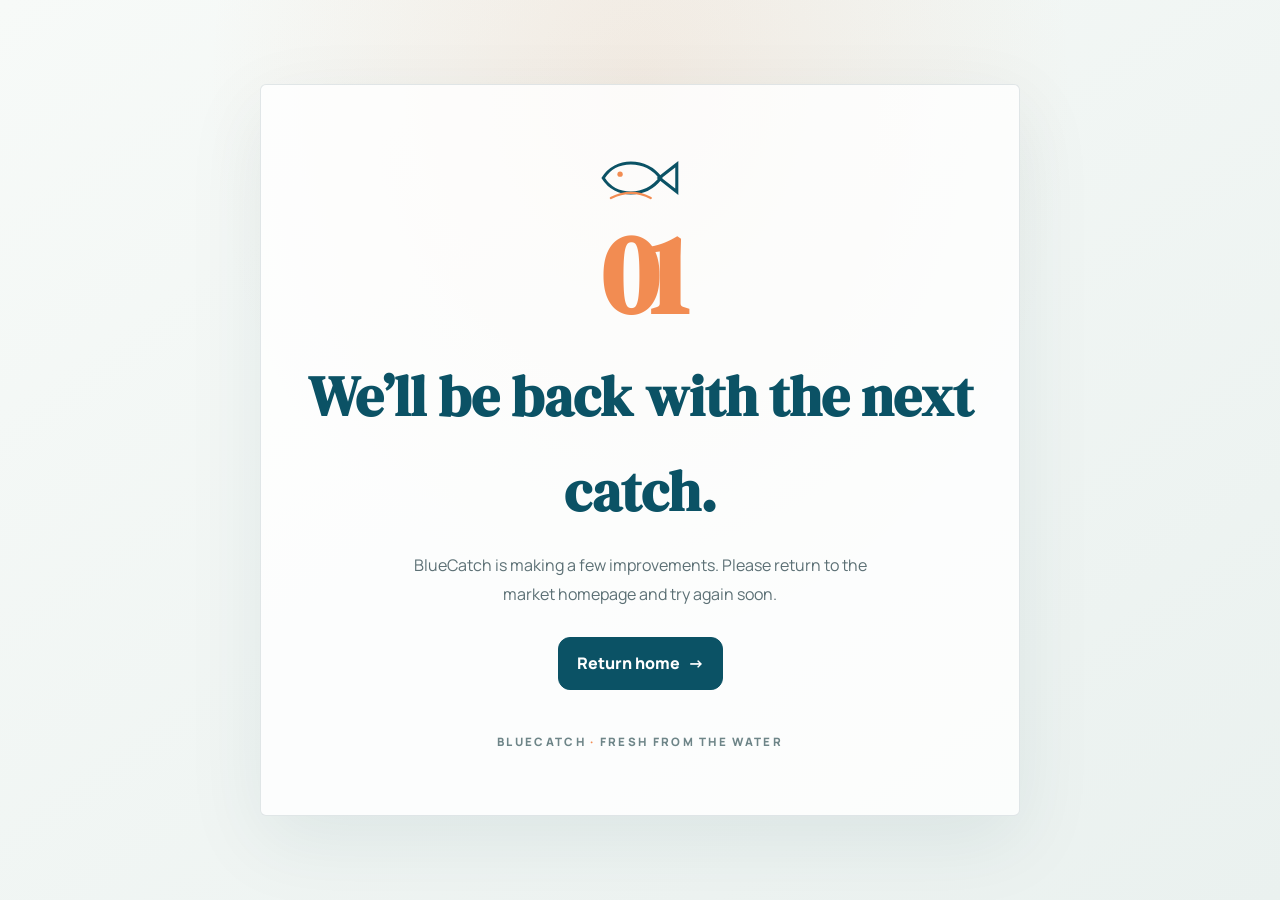
<file: maintenance.html>
<!doctype html>
<html lang="en"><head><meta charset="utf-8"><meta name="viewport" content="width=device-width,initial-scale=1"><title>Maintenance | BlueCatch</title><meta name="description" content="BlueCatch seafood market."><link rel="preconnect" href="https://fonts.googleapis.com"><link href="https://fonts.googleapis.com/css2?family=Manrope:wght@400;500;600;700;800&family=DM+Serif+Display&display=swap" rel="stylesheet"><link rel="stylesheet" href="404.css"></head><body class="standalone-error"><main class="error-wrap standalone-wrap"><div class="error-mark" aria-hidden="true"><svg viewBox="0 0 120 70" role="img"><path d="M12 35C28 9 67 9 87 35 67 61 28 61 12 35Z" fill="none" stroke="currentColor" stroke-width="4"/><path d="M85 35 108 17V53Z" fill="none" stroke="currentColor" stroke-width="4"/><circle cx="34" cy="30" r="3.5" fill="var(--secondary)"/><path d="M22 61c18-9 35-9 52 0" fill="none" stroke="var(--secondary)" stroke-width="3" stroke-linecap="round"/></svg></div><div class="error-code">01</div><h1>We’ll be back with the next catch.</h1><p>BlueCatch is making a few improvements. Please return to the market homepage and try again soon.</p><div class="actions"><a class="btn btn-primary" href="index.html">Return home <span aria-hidden="true">→</span></a></div><div class="standalone-caption">BLUECATCH <span>·</span> FRESH FROM THE WATER</div></main></body></html>
</file>
<file: 404.css>
:root{--primary:#082B45;--secondary:#16A6A0;--surface:#EAF4F3;--white:#fff;--ink:#17313a;--muted:#63767c;--border:#d5e3e1;--dark:#0B2029;--dark-bg:#09171d;--dark-surface:#0d252d;--dark-card:#102a33;--dark-border:#24434c;--dark-muted:#b8c9cc;--cta-text:#cfe0e2;--hero-text:#d7e6e8;--hero-soft:#edf7f5;--dark-text:#eef7f5;--shadow:0 18px 50px rgba(23,74,126,.12);--radius:22px;--transition:.3s ease}
*{box-sizing:border-box}html{scroll-behavior:smooth}body{margin:0;font-family:Manrope,system-ui,sans-serif;color:var(--ink);background:var(--white);line-height:1.7}body.dark{background:var(--dark-bg);color:var(--dark-text)}a{color:inherit;text-decoration:none}img{width:100%;display:block;object-fit:cover}button,input,textarea,select{font:inherit}.container{width:min(92%,1240px);margin:auto}.site-header{position:sticky;top:0;z-index:1000;background:rgba(255,255,255,.96);backdrop-filter:blur(15px);border-bottom:1px solid var(--border)}body.dark .site-header{background:rgba(9,23,29,.96)}.navbar{min-height:78px;display:grid;grid-template-columns:auto 1fr auto;align-items:center;gap:28px}.brand{display:inline-flex;align-items:center;gap:11px;font-weight:800}.logo-mark{width:42px;height:42px;border-radius:13px;background:var(--primary);color:var(--white);display:grid;place-items:center;flex:none;box-shadow:0 8px 20px rgba(23,74,126,.18)}.logo-mark svg{width:23px;height:23px;stroke-width:2.4}.brand-name{font-size:1.3rem;letter-spacing:-.5px;color:var(--primary)}.brand-name span{color:var(--secondary)}body.dark .brand-name{color:var(--white)}nav{min-width:0}.nav-list{list-style:none;margin:0;padding:0;display:flex;justify-content:center;align-items:center;gap:.65rem;width:100%}.nav-list>li{position:relative}.nav-link{position:relative;display:inline-flex;align-items:center;gap:5px;padding:28px 5px;font-weight:800;color:var(--ink);white-space:nowrap}body.dark .nav-link{color:var(--hero-soft)}.nav-link::after{content:"";position:absolute;left:5px;right:5px;bottom:17px;height:3px;border-radius:4px;background:var(--secondary);transform:scaleX(0);transform-origin:center;transition:var(--transition)}.nav-link:hover,.nav-link.active{color:var(--secondary)}.nav-link:hover::after,.nav-link.active::after{transform:scaleX(1)}.dropdown-menu{position:absolute;top:72px;left:50%;transform:translate(-50%,-8px);width:155px;padding:8px;background:var(--white);border:1px solid var(--border);border-radius:15px;box-shadow:var(--shadow);opacity:0;visibility:hidden;transition:var(--transition)}.dropdown:hover .dropdown-menu{opacity:1;visibility:visible;transform:translate(-50%,0)}.dropdown-menu a{display:block;padding:10px 12px;border-radius:9px;font-weight:800;text-align:center;font-size:.9rem}.dropdown-menu a:hover{background:var(--surface);color:var(--secondary)}.header-actions{display:flex;align-items:center;gap:9px;direction:ltr}.icon-btn{height:40px;min-width:40px;border:1.5px solid var(--primary);border-radius:11px;background:transparent;color:var(--primary);display:inline-flex;align-items:center;justify-content:center;gap:5px;cursor:pointer;transition:var(--transition);font-weight:800;padding:0 9px}.icon-btn svg{width:18px;height:18px}.icon-btn:hover{background:var(--secondary);border-color:var(--secondary);color:var(--white)}.toggle-label{font-size:.75rem}.btn{display:inline-flex;align-items:center;justify-content:center;gap:8px;border:1.5px solid transparent;border-radius:12px;padding:12px 18px;font-weight:800;transition:var(--transition);cursor:pointer}.btn svg{width:17px}.btn-primary{background:var(--primary);color:var(--white);border-color:var(--primary)}.btn-primary:hover{background:var(--secondary);border-color:var(--secondary);transform:translateY(-2px)}.btn-secondary{background:var(--secondary);color:var(--white);border-color:var(--secondary)}.btn-secondary:hover{background:var(--primary);border-color:var(--primary);transform:translateY(-2px)}.menu-btn{display:none;height:40px;width:40px;border:1px solid var(--border);background:transparent;border-radius:11px;color:var(--primary)}.mobile-menu{display:none}.hero{min-height:600px;display:grid;place-items:center;background-size:cover;background-position:center;position:relative;color:var(--white);overflow:hidden}.hero::before{content:"";position:absolute;inset:0;background:linear-gradient(90deg,rgba(9,28,35,.82),rgba(9,28,35,.38))}.hero-content{position:relative;z-index:1;text-align:center;max-width:820px;padding:70px 0}.hero h1{font-family:"DM Serif Display",serif;font-weight:400;font-size:clamp(2.7rem,5vw,5rem);line-height:1.05;letter-spacing:-1px;margin:12px 0 18px}.hero p{max-width:720px;margin:0 auto 28px;color:var(--hero-soft);font-size:1.05rem}.eyebrow{display:inline-flex;align-items:center;gap:7px;color:var(--secondary);font-weight:800;text-transform:uppercase;letter-spacing:1.8px;font-size:.75rem}.eyebrow svg{width:17px}.actions{display:flex;justify-content:center;gap:12px;flex-wrap:wrap}.section{padding:90px 0}.section.alt{background:var(--surface)}body.dark .section.alt{background:var(--dark-surface)}.section-head{max-width:740px;margin-bottom:40px}.section-head.center{margin-left:auto;margin-right:auto;text-align:center}.section-head h2{font-family:"DM Serif Display",serif;font-weight:400;font-size:clamp(2rem,3.6vw,3.2rem);line-height:1.1;margin:8px 0 12px}.section-head p{color:var(--muted);margin:0}body.dark .section-head p{color:var(--dark-muted)}.grid-2{display:grid;grid-template-columns:1fr 1fr;gap:45px;align-items:center}.grid-3{display:grid;grid-template-columns:repeat(3,1fr);gap:22px}.grid-4{display:grid;grid-template-columns:repeat(4,1fr);gap:20px}.card,.feature,.step,.stat,.info-card{background:var(--white);border:1px solid var(--border);border-radius:var(--radius);overflow:hidden;box-shadow:0 8px 28px rgba(23,74,126,.06);transition:var(--transition)}body.dark .card,body.dark .feature,body.dark .step,body.dark .stat,body.dark .info-card{background:var(--dark-card);border-color:var(--dark-border)}.card:hover,.feature:hover,.step:hover,.stat:hover,.info-card:hover{transform:translateY(-7px);border-color:var(--secondary);box-shadow:var(--shadow)}.card-img{height:125px}.card-body{padding:24px}.card h3,.feature h3,.step h3,.info-card h3{margin:9px 0 8px;font-size:1.18rem}.card p,.feature p,.step p,.info-card p{color:var(--muted);font-size:.94rem}body.dark .card p,body.dark .feature p,body.dark .step p,body.dark .info-card p{color:var(--dark-muted)}.badge{display:inline-flex;background:rgba(25,181,165,.12);color:var(--secondary);padding:5px 10px;border-radius:30px;font-size:.72rem;font-weight:800}.text-link{display:inline-flex;align-items:center;gap:5px;margin-top:13px;color:var(--secondary);font-weight:800}.text-link svg{width:15px}.media{border-radius:var(--radius);overflow:hidden;border:1px solid var(--border);box-shadow:var(--shadow)}.media-img{height:100%;min-height:360px}.feature,.step,.stat,.info-card{padding:28px}.feature-icon{width:50px;height:50px;display:grid;place-items:center;border-radius:14px;background:rgba(25,181,165,.12);color:var(--secondary);margin-bottom:15px}.feature-icon svg{width:23px}.process{display:grid;grid-template-columns:repeat(4,1fr);gap:18px}.step{border-top:4px solid var(--secondary)}.step-number{font-size:.75rem;font-weight:900;color:var(--secondary);letter-spacing:1px}.stats{display:grid;grid-template-columns:repeat(4,1fr);gap:18px}.stat{text-align:center}.stat strong{display:block;color:var(--secondary);font-size:2rem}.stat span{color:var(--muted);font-weight:700}.quote{padding:28px 30px;border-left:4px solid var(--secondary);background:var(--surface);border-radius:0 18px 18px 0}body.dark .quote{background:var(--dark-card)}.cta{padding:75px 0}.cta-box{padding:55px;border-radius:30px;background:var(--primary);color:var(--white);display:flex;align-items:center;justify-content:space-between;gap:30px;position:relative;overflow:hidden}.cta-box p{color:var(--cta-text);max-width:620px}.cta-box::after{content:"";position:absolute;width:300px;height:300px;border:1px solid rgba(255,255,255,.14);border-radius:50%;right:-100px;top:-130px}.site-footer{background:var(--surface);border-top:1px solid var(--border);padding:62px 0 20px}.footer-grid{display:grid;grid-template-columns:1.45fr 1fr 1fr 1.15fr;gap:38px}.footer-brand p{max-width:360px;color:var(--muted);margin:15px 0 20px}.footer-title{font-weight:900;color:var(--primary);margin-bottom:14px}body.dark .footer-title{color:var(--white)}.footer-links{list-style:none;padding:0;margin:0;display:grid;gap:8px}.footer-links a,.hours li{color:var(--muted);transition:var(--transition)}.footer-links a:hover{color:var(--secondary);padding-left:4px}.hours{list-style:none;padding:0;margin:0;display:grid;gap:10px}.hours li{display:flex;align-items:flex-start;gap:8px}.hours svg{width:17px;min-width:17px;color:var(--secondary);margin-top:4px}.socials{display:flex;gap:9px}.socials a{width:39px;height:39px;border:1px solid var(--primary);border-radius:50%;display:grid;place-items:center;color:var(--primary);transition:var(--transition)}.socials a:hover{background:var(--secondary);border-color:var(--secondary);color:var(--white);transform:translateY(-3px)}body.dark .socials a{color:var(--white);border-color:var(--white)}.footer-legal{display:flex;gap:18px;justify-content:flex-end;margin-top:30px;padding-top:18px;border-top:1px solid var(--border);font-size:.88rem;color:var(--muted)}.footer-legal a:hover{color:var(--secondary)}.footer-bottom{margin-top:16px;padding-top:16px;border-top:1px solid var(--border);display:flex;justify-content:space-between;color:var(--muted);font-size:.85rem}.form-grid{display:grid;grid-template-columns:1fr 1fr;gap:17px}.form-group{display:grid;gap:7px}.form-group.full{grid-column:1/-1}label{font-weight:800;font-size:.9rem}input,select,textarea{width:100%;padding:13px 14px;border:1px solid var(--border);border-radius:12px;background:var(--white);color:var(--ink);outline:none}body.dark input,body.dark select,body.dark textarea{background:var(--dark-card);color:var(--white)}input:focus,select:focus,textarea:focus{border-color:var(--secondary);box-shadow:0 0 0 3px rgba(25,181,165,.13)}textarea{min-height:145px;resize:vertical}.faq{display:grid;gap:13px}.faq details{border:1px solid var(--border);border-radius:16px;padding:18px 20px;background:var(--white);transition:var(--transition)}body.dark .faq details{background:var(--dark-card)}.faq details:hover{border-color:var(--secondary)}.faq summary{font-weight:800;cursor:pointer}.notice{padding:17px 20px;background:rgba(25,181,165,.09);border:1px solid rgba(25,181,165,.3);border-radius:15px}.article-img{height:130px}.premium-hero{min-height:600px;background-size:cover;background-position:center;position:relative;color:var(--white);overflow:hidden}.premium-hero::before{content:"";position:absolute;inset:0;background:linear-gradient(90deg,rgba(9,28,35,.96),rgba(9,28,35,.55))}.premium-hero .container{min-height:600px;display:grid;grid-template-columns:1fr .9fr;gap:55px;align-items:center;position:relative;z-index:1}.premium-copy h1{font-family:"DM Serif Display",serif;font-weight:400;font-size:clamp(3rem,5vw,5.5rem);line-height:1.02;margin:13px 0 20px}.premium-copy p{max-width:620px;color:var(--hero-text);font-size:1.05rem}.premium-image{border-radius:30px;overflow:hidden;border:5px solid rgba(255,255,255,.13);box-shadow:0 30px 80px rgba(0,0,0,.35)}.premium-image img{height:500px}.check-list{list-style:none;padding:0;margin:25px 0;display:grid;gap:13px}.check-list li{display:flex;gap:10px;align-items:flex-start}.check-list svg{color:var(--secondary);min-width:19px;margin-top:5px}.hero-left .hero-content{text-align:left;margin-left:0;margin-right:auto}.hero-left .hero-content p{margin-left:0}.hero-left .actions{justify-content:flex-start}.two-column-cards{display:grid;grid-template-columns:1fr 1fr;gap:20px}.mini-card{padding:24px;border:1px solid var(--border);border-radius:18px;background:var(--white);transition:var(--transition)}body.dark .mini-card{background:var(--dark-card)}.mini-card:hover{transform:translateY(-5px);border-color:var(--secondary)}.mini-card svg{color:var(--secondary)}.booking-shell{min-height:100vh;background:linear-gradient(135deg,var(--surface),var(--white));display:grid;place-items:center;padding:40px 20px}body.dark .booking-shell{background:var(--dark-bg)}.booking-card{width:min(100%,900px);background:var(--white);border:1px solid var(--border);border-radius:28px;box-shadow:var(--shadow);padding:35px}body.dark .booking-card{background:var(--dark-card)}.booking-top{display:flex;justify-content:flex-end;margin-bottom:10px}.booking-logo{display:flex;justify-content:center;margin-bottom:25px}.booking-logo .brand{font-size:1.35rem}.legal-copy{max-width:880px;margin:auto}.legal-copy h2{margin-top:35px}.error-wrap{min-height:70vh;display:grid;place-items:center;text-align:center}.error-code{font-family:"DM Serif Display",serif;font-size:clamp(6rem,15vw,11rem);line-height:1;color:var(--secondary)}
@media(max-width:1024px){.container{width:min(94%,1000px)}.navbar{grid-template-columns:auto 1fr auto;gap:15px}.nav-list{gap:.65rem}.nav-link{padding-left:3px;padding-right:3px}.nav-link::after{left:3px;right:3px}.grid-4{grid-template-columns:repeat(2,1fr)}.process{grid-template-columns:repeat(2,1fr)}.footer-grid{grid-template-columns:repeat(2,1fr)}}
@media(max-width:768px){.navbar{min-height:70px}nav{display:none}.desktop-only{display:none}.menu-btn{display:grid;place-items:center}.mobile-menu{display:grid;position:absolute;left:3%;right:3%;top:74px;padding:12px;background:var(--white);border:1px solid var(--border);border-radius:18px;box-shadow:var(--shadow);opacity:0;visibility:hidden;transform:translateY(-8px);transition:var(--transition)}body.dark .mobile-menu{background:var(--dark-card)}.mobile-menu.open{opacity:1;visibility:visible;transform:none}.mobile-menu a{padding:11px 12px;border-radius:10px;font-weight:800}.mobile-menu a:hover{background:var(--surface);color:var(--secondary)}.hero,.premium-hero,.premium-hero .container{min-height:540px}.hero-content{padding:55px 0}.section{padding:70px 0}.grid-2{grid-template-columns:1fr;gap:30px}.grid-3{grid-template-columns:1fr 1fr}.grid-4,.stats{grid-template-columns:1fr 1fr}.process{grid-template-columns:1fr 1fr}.cta-box{padding:40px;flex-direction:column;align-items:flex-start}.footer-grid{grid-template-columns:1fr 1fr}.footer-bottom,.footer-legal{flex-direction:column;align-items:flex-start}.premium-hero .container{grid-template-columns:1fr;padding-top:45px;padding-bottom:45px}.premium-image{order:-1}.premium-image img{height:320px}.form-grid{grid-template-columns:1fr}.form-group.full{grid-column:auto}.hero-left .hero-content{text-align:center;margin:auto}.hero-left .hero-content p{margin-left:auto}.hero-left .actions{justify-content:center}.two-column-cards{grid-template-columns:1fr}}
@media(max-width:360px){.container{width:92%}.brand-name{font-size:1.05rem}.logo-mark{width:38px;height:38px}.toggle-label{display:none}.hero,.premium-hero,.premium-hero .container{min-height:500px}.hero h1,.premium-copy h1{font-size:2.5rem}.hero p{font-size:.94rem}.actions,.btn{width:100%}.grid-3,.grid-4,.stats,.process{grid-template-columns:1fr}.card-img,.article-img{height:125px}.section{padding:55px 0}.cta-box{padding:30px 23px}.footer-grid{grid-template-columns:1fr}.premium-image img{height:250px}.booking-card{padding:23px}}

.is-visible{animation:rise .65s ease both}@keyframes rise{from{opacity:0;transform:translateY(24px)}to{opacity:1;transform:none}}

/* BlueCatch final consistency pass */
.card > .media-img,.card > .article-img{height:132px;min-height:132px;object-fit:cover;}
.card-body{padding:20px;}
.card,.feature,.step,.stat,.info-card,.mini-card{border:1px solid var(--border);}
.theme-only,.rtl-only{min-width:40px;width:40px;padding:0;}
.theme-only .toggle-label{display:none;}
.rtl-only svg{display:none;}
.rtl-only .rtl-text{font-size:.78rem;font-weight:900;letter-spacing:.3px;}
.nav-list{justify-content:center;gap:.65rem;}
.dropdown-menu{width:132px;top:70px;left:50%;}
.site-footer{background:#E7F4F2;}
body.dark .site-footer{background:var(--dark-surface);}
.brand{gap:10px;}
.logo-mark{width:42px;height:42px;}
.brand-name{color:var(--primary)!important;font-size:1.3rem;letter-spacing:-.4px;}
.footer-brand .brand-name{color:var(--primary)!important;}
body.dark .brand-name,body.dark .footer-brand .brand-name{color:var(--white)!important;}
.footer-bottom a{color:var(--primary);font-weight:800;}
.footer-policy-links{display:flex;gap:18px;flex-wrap:wrap;}
.footer-bottom a:hover{color:var(--secondary);}
.hero-left .hero-content{padding-left:58px;}
@media(max-width:1024px){.hero-left .hero-content{padding-left:40px;}}
@media(max-width:768px){.nav-list{gap:.35rem;}.hero-left .hero-content{padding-left:20px;padding-right:20px;}.footer-policy-links{gap:12px;}}
@media(max-width:360px){.hero-left .hero-content{padding-left:10px;padding-right:10px;}.theme-only,.rtl-only{width:38px;min-width:38px;}}

/* ===== BlueCatch final consistency pass ===== */
:root{--primary:#082B45;--secondary:#16A6A0;}
.brand-name{display:inline-flex;align-items:center;gap:0;color:var(--primary)!important;}
.brand-name .brand-blue{color:var(--primary)!important;}
.brand-name .brand-catch{color:var(--secondary)!important;}
body.dark .brand-name,body.dark .brand-name .brand-blue{color:var(--primary)!important;}
body.dark .brand-name .brand-catch{color:var(--secondary)!important;}
.logo-mark{background:linear-gradient(135deg,var(--primary) 0 52%,var(--secondary) 52% 100%)!important;color:#fff!important;}
.logo-mark svg{color:#fff!important;stroke:#fff!important;}
.nav-list{gap:.8rem!important;}
.header-actions{gap:8px!important;}
.header-order{height:40px!important;min-height:40px!important;padding:0 16px!important;border-radius:11px!important;white-space:nowrap;}
.icon-btn{height:40px!important;min-width:40px!important;width:40px!important;padding:0!important;border-color:var(--primary)!important;color:var(--primary)!important;background:transparent!important;}
.icon-btn:hover{border-color:var(--secondary)!important;background:var(--secondary)!important;color:#fff!important;}
body.dark .icon-btn,body.dark .booking-card .icon-btn{border-color:var(--secondary)!important;color:var(--secondary)!important;background:rgba(22,166,160,.08)!important;}
body.dark .icon-btn:hover,body.dark .booking-card .icon-btn:hover{border-color:var(--secondary)!important;background:var(--secondary)!important;color:#fff!important;}
.rtl-only .rtl-text{color:inherit!important;}
.card > .media-img,.card > .article-img{height:160px!important;min-height:160px!important;object-fit:cover;}
.footer-policy-links a{color:var(--muted)!important;font-weight:500!important;}
.footer-policy-links a:hover{color:var(--secondary)!important;}
body.dark .footer-policy-links a{color:var(--dark-muted)!important;}
body.dark input,body.dark select,body.dark textarea{background:#173944!important;color:#fff!important;border-color:#3e6973!important;color-scheme:dark;}
body.dark input::placeholder,body.dark textarea::placeholder{color:#bcd0d4!important;opacity:1;}
body.dark input[type="date"]::-webkit-calendar-picker-indicator{filter:brightness(0) invert(1);opacity:1;}
body.dark select{color-scheme:dark;}
body.dark select option{background:#173944;color:#fff;}
body.dark .form-group svg{color:#fff!important;stroke:#fff!important;}
@media(max-width:1024px){.nav-list{gap:.72rem!important;}}
@media(max-width:768px){.nav-list{gap:.55rem!important;}.card > .media-img,.card > .article-img{height:145px!important;min-height:145px!important;}}
@media(max-width:360px){.card > .media-img,.card > .article-img{height:140px!important;min-height:140px!important;}}

/* BlueCatch visual update */
:root{
  --primary:#082B45;
  --secondary:#16A6A0;
  --dark-bg:#111111;
  --dark-surface:#181818;
  --dark-card:#202020;
  --dark-border:#3a3a3a;
  --dark-muted:#c4c4c4;
  --dark-text:#f5f5f5;
}
body.dark{background:#111!important;color:#f5f5f5!important}
body.dark .site-header{background:rgba(17,17,17,.97)!important;border-color:#3a3a3a!important}
body.dark .mobile-menu{background:#202020!important;border-color:#3a3a3a!important}
body.dark .section.alt{background:#181818!important}
body.dark .card,body.dark .feature,body.dark .step,body.dark .stat,body.dark .info-card,body.dark .mini-card,body.dark .faq details{background:#202020!important;border-color:#3a3a3a!important}
body.dark .site-footer{background:#181818!important;border-color:#3a3a3a!important}
body.dark .nav-link{color:#f5f5f5!important}
body.dark .nav-link:hover,body.dark .nav-link.active{color:var(--secondary)!important}
body.dark .theme-only,body.dark .rtl-only{border-color:#fff!important;color:#fff!important;background:transparent!important}
body.dark .theme-only svg{stroke:#fff!important;color:#fff!important}
body.dark .rtl-only .rtl-text{color:#fff!important}
body.dark .header-order{border-color:#fff!important;color:#fff!important;background:transparent!important}
body.dark .header-order:hover{border-color:var(--secondary)!important;background:var(--secondary)!important;color:#fff!important}
/* card image height */
.card > .media-img,.card > .article-img{height:178px!important;min-height:178px!important;object-fit:cover}
@media(max-width:768px){.card > .media-img,.card > .article-img{height:158px!important;min-height:158px!important}}
@media(max-width:360px){.card > .media-img,.card > .article-img{height:150px!important;min-height:150px!important}}
/* all card icons use primary */
.feature-icon,.feature-icon svg,.info-card > svg,.mini-card > svg,.info-card i,.mini-card i{color:var(--primary)!important;stroke:var(--primary)!important}
body.dark .feature-icon,body.dark .feature-icon svg,body.dark .info-card > svg,body.dark .mini-card > svg,body.dark .info-card i,body.dark .mini-card i{color:var(--primary)!important;stroke:var(--primary)!important}
.feature-icon{background:rgba(23,74,126,.09)!important}
/* hero buttons */
.hero .actions .btn-primary,.premium-hero .actions .btn-primary{background:var(--primary)!important;border-color:var(--primary)!important;color:#fff!important}
.hero .actions .btn-primary:hover,.premium-hero .actions .btn-primary:hover{background:var(--secondary)!important;border-color:var(--secondary)!important}
.hero .actions .btn-hero-outline,.premium-hero .actions .btn-hero-outline{background:transparent!important;border-color:#fff!important;color:#fff!important}
.hero .actions .btn-hero-outline:hover,.premium-hero .actions .btn-hero-outline:hover{background:var(--secondary)!important;border-color:var(--secondary)!important;color:#fff!important}
.premium-copy .actions{justify-content:flex-start!important}
/* consistent controls */
.nav-list{gap:.9rem!important}
.header-actions{gap:8px!important}
.header-order{height:40px!important;min-height:40px!important}
/* booking controls */
.booking-top{gap:12px!important;position:relative;z-index:3;margin-bottom:18px!important}
.booking-top .theme-only,.booking-top .rtl-only{height:40px!important;min-height:40px!important;width:40px!important;min-width:40px!important}
body.dark .booking-top .theme-only,body.dark .booking-top .rtl-only{border-color:#fff!important;color:#fff!important;background:transparent!important}
body.dark .booking-top .theme-only svg{stroke:#fff!important;color:#fff!important}
body.dark .booking-top .rtl-only .rtl-text{color:#fff!important}
body.dark .booking-card{background:#202020!important;border-color:#3a3a3a!important}
body.dark input,body.dark select,body.dark textarea{background:#252525!important;color:#fff!important;border-color:#777!important;color-scheme:dark}
body.dark input::placeholder,body.dark textarea::placeholder{color:#d0d0d0!important}
body.dark input[type=date]::-webkit-calendar-picker-indicator{filter:brightness(0) invert(1)!important;opacity:1!important}
body.dark select option{background:#252525!important;color:#fff!important}
body.dark .form-group svg{color:#fff!important;stroke:#fff!important}


/* BlueCatch visual refresh — sea-glass + coral palette */
:root{--primary:#123B4A;--secondary:#E58B52;--brand-primary:#123B4A;--brand-secondary:#E58B52;--dark-bg:#101719;--dark-surface:#172326;--dark-card:#1d2c30;--dark-border:#35474b;--dark-muted:#c5d0d1;--dark-text:#f5f8f8}
.brand{direction:ltr!important;unicode-bidi:isolate!important;gap:10px!important}.brand-name{direction:ltr!important;unicode-bidi:isolate!important;white-space:nowrap!important;display:inline-flex!important;flex-direction:row!important}.logo-mark{background:transparent!important;border:0!important;box-shadow:none!important;color:var(--primary)!important;width:46px!important;height:38px!important;display:inline-flex!important;align-items:center!important;justify-content:center!important;flex:none!important}.brand-fish{display:block;width:48px;height:34px;overflow:visible}.brand-blue{color:var(--primary)!important}.brand-catch{color:var(--secondary)!important}
.card,.feature,.step,.stat,.info-card,.mini-card,.faq details,.quote-tile{border-radius:4px!important;box-shadow:none;transition:transform .28s ease,border-color .28s ease,box-shadow .28s ease;overflow:hidden;position:relative}
.card{border:1px solid color-mix(in srgb,var(--primary) 22%,transparent)!important;border-bottom:4px solid var(--secondary)!important}.card:hover,.feature:hover,.step:hover,.stat:hover,.info-card:hover,.mini-card:hover,.quote-tile:hover{transform:translateY(-5px);box-shadow:0 16px 36px rgba(18,59,74,.12)!important;border-color:var(--secondary)!important}
.feature,.info-card,.mini-card{border-radius:3px!important;border:1px solid rgba(18,59,74,.18)!important;border-left:4px solid var(--secondary)!important;background:linear-gradient(135deg,rgba(18,59,74,.045),transparent)!important}
.step{border:0!important;border-top:2px solid var(--secondary)!important;border-radius:0!important;background:transparent!important;padding-top:1.5rem!important}
.stat{border:0!important;border-radius:0!important;border-left:1px solid var(--secondary)!important;background:transparent!important}
body.dark .card,body.dark .feature,body.dark .step,body.dark .stat,body.dark .info-card,body.dark .mini-card,body.dark .faq details,body.dark .quote-tile{background-color:var(--dark-card)!important;border-color:var(--dark-border)!important}
.header-order{min-width:86px!important;padding-inline:18px!important}
/* Home 2 uses a premium editorial index rather than Home 1's standard card grid */
body:has(.premium-hero) .card{display:grid!important;grid-template-columns:42% 1fr!important;align-items:stretch!important;border:0!important;border-bottom:1px solid rgba(18,59,74,.25)!important;border-radius:0!important;background:transparent!important;box-shadow:none!important;gap:1.1rem!important;padding:0 0 1.2rem!important}
body:has(.premium-hero) .card .media-img{height:100%!important;min-height:190px!important;border-radius:3px!important}
body:has(.premium-hero) .card .card-body{padding:1rem .2rem!important}
body:has(.premium-hero) .card:hover{transform:translateY(-3px)!important;box-shadow:none!important;border-color:var(--secondary)!important}
/* Distinct testimonial treatments for both home experiences */
.testimonials{padding:88px 0;background:#f1f5f3;color:#163943}.testimonial-editorial .container{display:grid;grid-template-columns:1fr 1.25fr .9fr;gap:24px;align-items:center}.testimonial-intro h2,.testimonials h2{font-family:'DM Serif Display',serif;font-size:clamp(2rem,3vw,3.1rem);line-height:1.12;margin:.6rem 0 1rem}.testimonial-feature{background:var(--primary);color:white;padding:34px;border-radius:3px;min-height:250px;display:flex;flex-direction:column;justify-content:center}.testimonial-feature blockquote{font-family:'DM Serif Display',serif;font-size:1.45rem;line-height:1.45;margin:16px 0 24px}.testimonial-stars{color:var(--secondary);letter-spacing:3px}.testimonial-person,.quote-by{display:flex;align-items:center;gap:12px}.testimonial-avatar{width:42px;height:42px;border-radius:50%;display:grid;place-items:center;background:var(--secondary);color:#fff;font-weight:800}.testimonial-person strong,.testimonial-person small,.quote-by strong,.quote-by span{display:block}.testimonial-person small,.quote-by span{font-size:.8rem;opacity:.75;margin-top:3px}.testimonial-side{display:grid;gap:14px}.testimonial-side article{padding:18px;border-left:2px solid var(--secondary);background:white}.testimonial-side p{line-height:1.6}.testimonial-side strong small{font-weight:500;color:#667b80}.testimonial-quote-wall{background:#fff}.quote-wall{display:grid;grid-template-columns:1.2fr 1fr 1fr;gap:18px;margin-top:28px}.quote-tile{padding:28px;background:#f1f5f3;border-top:3px solid var(--primary)}.quote-tile p{line-height:1.8}.quote-large{grid-row:span 1;background:var(--primary);color:#fff}.quote-symbol{font-family:'DM Serif Display',serif;font-size:4rem;line-height:.8;color:var(--secondary)}.quote-accent{background:#eaf4f1;border-top-color:var(--secondary)}
.standalone-error{min-height:100vh;display:grid;place-items:center;background:radial-gradient(ellipse at 50% 10%,rgba(229,139,82,.12),transparent 48%),linear-gradient(145deg,#f7faf8,#eaf1ef);color:var(--primary)}.standalone-wrap{width:min(760px,calc(100% - 36px));text-align:center;padding:64px 28px!important;border:1px solid rgba(18,59,74,.12);background:rgba(255,255,255,.8);box-shadow:0 25px 80px rgba(18,59,74,.08);border-radius:6px}.error-mark{width:92px;height:58px;margin:0 auto 12px;color:var(--primary)}.error-mark svg{width:100%;height:100%}.standalone-wrap .error-code{font-size:clamp(4rem,12vw,7rem);font-weight:800;letter-spacing:-.08em;line-height:1;color:var(--secondary)}.standalone-wrap h1{font-family:'DM Serif Display',serif;font-size:clamp(2rem,5vw,3.5rem);margin:18px 0 12px}.standalone-wrap p{max-width:480px;margin:0 auto;color:#5c7075;line-height:1.8}.standalone-wrap .actions{justify-content:center;margin-top:28px}.standalone-caption{font-size:.72rem;letter-spacing:.2em;font-weight:800;color:#6e8588;margin-top:42px}.standalone-caption span{color:var(--secondary)}
@media(max-width:1024px){.testimonial-editorial .container{grid-template-columns:1fr 1.2fr}.testimonial-side{grid-column:1/-1;grid-template-columns:1fr 1fr}.quote-wall{grid-template-columns:1fr 1fr}.quote-large{grid-column:1/-1}}
@media(max-width:768px){.testimonial-editorial .container{grid-template-columns:1fr}.testimonial-side{grid-template-columns:1fr}.testimonials{padding:58px 0}.quote-wall{grid-template-columns:1fr}.quote-large{grid-column:auto}body:has(.premium-hero) .card{grid-template-columns:1fr!important}body:has(.premium-hero) .card .media-img{min-height:175px!important;height:175px!important}.standalone-wrap{padding:42px 20px!important}}
@media(max-width:360px){.brand-fish{width:39px}.logo-mark{width:38px!important}.standalone-wrap .btn{width:100%;justify-content:center}}


/* BlueCatch refinement pass */
:root{--primary:#174A7E;--secondary:#19B5A5;--surface:#EFF8F7;--ink:#17313A;--muted:#60767D;--border:#D5E6E4;--dark-bg:#101214;--dark-surface:#171A1C;--dark-card:#202426;--dark-border:#3A4144;--dark-muted:#C6D0D2;--dark-text:#F4F7F7;--cta-text:#DCEFED;--hero-text:#E4F4F2;--hero-soft:#F3FAF9;--shadow:0 18px 50px rgba(23,74,126,.13)}
.logo-mark{width:48px!important;height:42px!important;min-width:48px!important;display:inline-flex!important;align-items:center!important;justify-content:center!important;background:transparent!important;border:0!important;border-radius:0!important;box-shadow:none!important;overflow:visible!important}
.logo-mark .brand-fish{width:48px!important;height:38px!important;overflow:visible!important;stroke:none!important}
.brand-name{display:inline-flex!important;gap:0!important;white-space:nowrap!important;direction:ltr!important;color:var(--primary)!important}
.brand-name .brand-blue{color:var(--primary)!important}.brand-name .brand-catch{color:var(--secondary)!important}
body.dark .brand-name,body.dark .brand-name .brand-blue{color:var(--primary)!important}body.dark .brand-name .brand-catch{color:var(--secondary)!important}
/* Same overall hero height and equalized content frame on every page */
.hero,.premium-hero{height:600px!important;min-height:600px!important;max-height:600px!important}
.hero-content{width:min(100%,820px);min-height:600px!important;display:flex!important;flex-direction:column!important;justify-content:center!important;align-items:center!important;padding:48px 0!important}
.hero-left .hero-content{align-items:flex-start!important;text-align:left!important}
.hero-content h1,.premium-copy h1{min-height:2.1em;display:flex;align-items:center}
.hero-content p,.premium-copy p{min-height:3.4em}
.premium-hero .container{height:600px!important;min-height:600px!important;max-height:600px!important;grid-template-columns:1fr .9fr!important;align-items:stretch!important;padding-top:36px!important;padding-bottom:36px!important}
.premium-copy{display:flex;flex-direction:column;justify-content:center;min-height:100%;}
.premium-copy .actions{margin-top:10px}
.premium-image{height:100%!important;min-height:0!important;display:flex;align-self:stretch!important}
.premium-image img{height:100%!important;min-height:0!important;object-fit:cover!important}
/* Dark-mode Lucide icons use the secondary brand color, except the two-tone logo */
body.dark svg.lucide,body.dark [data-lucide] svg,body.dark i[data-lucide],body.dark .lucide{color:var(--secondary)!important;stroke:var(--secondary)!important}
body.dark .brand-fish,body.dark .brand-fish *{stroke:initial}
/* Home 1: editorial testimonial feature layout */
.testimonial-editorial .testimonial-feature{display:grid;grid-template-columns:minmax(0,1.15fr) minmax(220px,.85fr);align-items:center;gap:34px;padding:clamp(28px,5vw,58px);border-radius:28px;background:linear-gradient(135deg,rgba(23,74,126,.08),rgba(25,181,165,.12));border:1px solid var(--border);position:relative;overflow:hidden}
.testimonial-editorial .testimonial-feature blockquote{font-family:'DM Serif Display',serif;font-size:clamp(1.5rem,2.8vw,2.35rem);line-height:1.25;margin:12px 0 20px}
.testimonial-editorial .testimonial-feature img{height:260px;min-height:0;border-radius:22px;object-fit:cover}
/* Home 2: quote tiles use identical sizing, alignment, colors and interactions */
.testimonial-quote-wall .quote-wall{display:grid!important;grid-template-columns:repeat(3,minmax(0,1fr))!important;align-items:stretch!important;gap:20px!important}
.testimonial-quote-wall .quote-tile{height:100%!important;min-height:285px!important;display:flex!important;flex-direction:column!important;justify-content:space-between!important;align-items:flex-start!important;padding:28px!important;background:var(--white)!important;color:var(--ink)!important;border:1px solid var(--border)!important;border-radius:22px!important;box-shadow:0 10px 30px rgba(23,74,126,.07)!important;transition:var(--transition)!important}
.testimonial-quote-wall .quote-tile.quote-large,.testimonial-quote-wall .quote-tile.quote-accent{grid-column:auto!important;background:var(--white)!important;color:var(--ink)!important}
.testimonial-quote-wall .quote-tile:hover{transform:translateY(-7px)!important;border-color:var(--secondary)!important;box-shadow:var(--shadow)!important}
body.dark .testimonial-quote-wall .quote-tile{background:var(--dark-card)!important;color:var(--dark-text)!important;border-color:var(--dark-border)!important}
.testimonial-quote-wall .quote-tile p{flex:1}
/* Keep paired image and copy sections visually balanced */
.grid-2>.media{height:100%;min-height:0;align-self:stretch}
.grid-2>.media .media-img{height:100%!important;min-height:0!important;max-height:100%;object-fit:cover}
/* Contact form title */
.contact-enquiry-form{padding:30px!important}
.contact-enquiry-form .form-title{text-align:center;margin:0 0 24px;font-family:'DM Serif Display',serif;font-size:2rem;color:var(--primary)}
body.dark .contact-enquiry-form .form-title{color:var(--secondary)}
@media(max-width:1024px){.hero,.premium-hero{height:580px!important;min-height:580px!important;max-height:580px!important}.hero-content{min-height:580px!important}.premium-hero .container{height:580px!important;min-height:580px!important;max-height:580px!important}.premium-copy h1{font-size:clamp(2.6rem,4vw,4rem)}}
@media(max-width:768px){.hero,.premium-hero{height:auto!important;min-height:540px!important;max-height:none!important}.hero-content{min-height:540px!important;padding:48px 0!important}.hero-content h1,.premium-copy h1{min-height:0!important}.hero-content p,.premium-copy p{min-height:0!important}.premium-hero .container{height:auto!important;min-height:540px!important;max-height:none!important;grid-template-columns:1fr!important;padding-top:32px!important;padding-bottom:32px!important}.premium-image{height:220px!important;order:-1}.premium-image img{height:220px!important}.testimonial-editorial .testimonial-feature{grid-template-columns:1fr}.testimonial-editorial .testimonial-feature img{height:220px}.testimonial-quote-wall .quote-wall{grid-template-columns:1fr!important}.testimonial-quote-wall .quote-tile{min-height:0!important}.grid-2>.media{height:auto;min-height:0}.grid-2>.media .media-img{height:300px!important;min-height:0!important}}
@media(max-width:360px){.logo-mark{width:40px!important;min-width:40px!important}.logo-mark .brand-fish{width:40px!important}.hero-content{min-height:500px!important}.hero,.premium-hero{min-height:500px!important}.premium-hero .container{min-height:500px!important}.contact-enquiry-form{padding:20px!important}}



/* BlueCatch v6 brand refresh and requested layout refinements */
:root{
 --primary:#0B5265;
 --secondary:#F28C52;
 --brand-primary:#0B5265;
 --brand-secondary:#F28C52;
 --surface:#F2F8F7;
 --white:#FFFFFF;
 --ink:#17343B;
 --muted:#647B80;
 --border:#D8E6E5;
 --dark-bg:#101719;
 --dark-surface:#172326;
 --dark-card:#1D2C30;
 --dark-border:#35474B;
 --dark-muted:#C5D0D1;
 --dark-text:#F5F8F8;
 --cta-text:#E1EFEE;
 --hero-text:#E8F4F3;
 --hero-soft:#F4FAF9;
 --shadow:0 18px 50px rgba(11,82,101,.14);
}
/* Transparent, dual-colour symbol; keep the BlueCatch wordmark stable in RTL. */
.logo-mark{background:transparent!important;border:0!important;box-shadow:none!important;border-radius:0!important;width:50px!important;min-width:50px!important;height:44px!important;padding:0!important;overflow:visible!important}
.logo-mark .brand-fish{display:block!important;width:50px!important;height:40px!important;overflow:visible!important}
.brand,.brand-name,.brand-name .brand-blue,.brand-name .brand-catch,.footer-brand .brand-name{direction:ltr!important;unicode-bidi:isolate!important;flex-direction:row!important;white-space:nowrap!important}
.brand-name{display:inline-flex!important;gap:0!important;color:var(--primary)!important}
.brand-name .brand-blue{color:var(--primary)!important}.brand-name .brand-catch{color:var(--secondary)!important}
body.dark .brand-name,body.dark .brand-name .brand-blue{color:var(--primary)!important}body.dark .brand-name .brand-catch{color:var(--secondary)!important}
/* Dark-mode Lucide icons consistently use the secondary brand colour. */
body.dark [data-lucide] svg,body.dark svg.lucide,body.dark i[data-lucide] svg,body.dark .lucide{color:var(--secondary)!important;stroke:var(--secondary)!important}
body.dark .logo-mark .brand-fish{color:var(--secondary)!important}
/* Keep RTL controls, navigation, and action groups usable without mirroring the brand. */
html[dir="rtl"] body{direction:rtl}
html[dir="rtl"] .brand,html[dir="rtl"] .brand-name,html[dir="rtl"] .footer-brand .brand{direction:ltr!important;unicode-bidi:isolate!important}
html[dir="rtl"] .header-actions,html[dir="rtl"] .booking-top{direction:ltr!important}
html[dir="rtl"] .nav-list{direction:rtl}
html[dir="rtl"] .hero-left .hero-content,html[dir="rtl"] .hero-left .actions{direction:rtl;text-align:right}
html[dir="rtl"] .hero-left .actions{justify-content:flex-start}
html[dir="rtl"] .mobile-menu{direction:rtl;text-align:right}
html[dir="rtl"] .footer-grid,html[dir="rtl"] .footer-bottom,html[dir="rtl"] .footer-legal{direction:rtl}
/* Home 1: distinct, modern customer-story layout with a featured quote and supporting notes. */
.testimonial-editorial{background:linear-gradient(135deg,rgba(11,82,101,.055),rgba(242,140,82,.10))!important;overflow:hidden}
.testimonial-editorial .container{gap:28px!important}
.testimonial-editorial .testimonial-intro{position:relative;padding:12px 10px 12px 0}
.testimonial-editorial .testimonial-intro:after{content:"";display:block;width:74px;height:4px;border-radius:8px;background:var(--secondary);margin-top:22px}
.testimonial-editorial .testimonial-feature{border-radius:26px!important;border:1px solid rgba(11,82,101,.13)!important;background:var(--primary)!important;color:#fff!important;box-shadow:0 20px 48px rgba(11,82,101,.18)!important;min-height:300px!important}
.testimonial-editorial .testimonial-feature blockquote{font-size:clamp(1.4rem,2.5vw,2.05rem)!important}
.testimonial-editorial .testimonial-side article{border:1px solid var(--border)!important;border-left:4px solid var(--secondary)!important;border-radius:16px!important;box-shadow:0 8px 24px rgba(11,82,101,.07)!important;padding:20px!important;transition:transform .25s ease,box-shadow .25s ease!important}
.testimonial-editorial .testimonial-side article:hover{transform:translateY(-4px);box-shadow:0 14px 30px rgba(11,82,101,.12)!important}
body.dark .testimonial-editorial{background:var(--dark-surface)!important}
body.dark .testimonial-editorial .testimonial-side article{background:var(--dark-card)!important;color:var(--dark-text)!important;border-color:var(--dark-border)!important;border-left-color:var(--secondary)!important}
/* Home 2: shorten the Premium Promise image so it sits naturally beside the copy. */
.section.alt .container:has(.check-list) .media{align-self:center!important;display:flex;align-items:center;max-height:430px!important}
.section.alt .container:has(.check-list) .media-img{height:clamp(280px,30vw,390px)!important;min-height:0!important;max-height:390px!important;width:100%;object-fit:cover!important}
/* Products and Contact hero copy/buttons get comfortable left-side breathing room. */
.hero-left .hero-content{padding-left:clamp(28px,6vw,88px)!important;padding-right:24px!important}
@media(max-width:1024px){.hero-left .hero-content{padding-left:clamp(24px,4vw,52px)!important;padding-right:24px!important}}
@media(max-width:768px){.hero-left .hero-content{padding-left:24px!important;padding-right:24px!important}}
@media(max-width:360px){.logo-mark{width:42px!important;min-width:42px!important}.logo-mark .brand-fish{width:42px!important}.brand-name{font-size:1.05rem!important}.hero-left .hero-content{padding-left:18px!important;padding-right:18px!important}}


/* Sitewide logo consistency: keep the fish symbol two-tone and the wordmark legible */
html[dir="rtl"] .site-header .brand,html[dir="rtl"] .site-footer .brand,html[dir="rtl"] .footer-brand .brand{flex-direction:row-reverse!important;direction:ltr!important;unicode-bidi:isolate!important}
html[dir="rtl"] .brand-name{direction:ltr!important;unicode-bidi:isolate!important;flex-direction:row!important}
body.dark .site-header .brand-name .brand-blue,body.dark .site-footer .brand-name .brand-blue,body.dark .footer-brand .brand-name .brand-blue{color:#fff!important}
body.dark .site-header .brand-name .brand-catch,body.dark .site-footer .brand-name .brand-catch,body.dark .footer-brand .brand-name .brand-catch{color:var(--secondary)!important}
body.dark .site-header .brand-fish,body.dark .site-footer .brand-fish,body.dark .footer-brand .brand-fish{filter:none!important;opacity:1!important}
body.dark .site-header .brand-fish path:first-of-type,body.dark .site-footer .brand-fish path:first-of-type,body.dark .footer-brand .brand-fish path:first-of-type{fill:var(--primary)!important}
body.dark .site-header .brand-fish path:nth-of-type(2),body.dark .site-footer .brand-fish path:nth-of-type(2),body.dark .footer-brand .brand-fish path:nth-of-type(2){fill:var(--secondary)!important}
html[dir="rtl"] .hero-left .hero-content{margin-left:auto!important;margin-right:0!important;align-items:flex-end!important;text-align:right!important}
html[dir="rtl"] .hero-left .hero-content h1,html[dir="rtl"] .hero-left .hero-content p{margin-right:0!important;margin-left:0!important;text-align:right!important}
html[dir="rtl"] .hero-left .actions{width:100%;justify-content:flex-start!important;flex-direction:row-reverse!important}
@media(max-width:768px){html[dir="rtl"] .hero-left .hero-content{margin-left:auto!important;margin-right:auto!important;align-items:flex-end!important;text-align:right!important}html[dir="rtl"] .hero-left .actions{justify-content:flex-start!important}}

/* Final theme consistency: keep the exact brand artwork in light and dark themes. */
.site-header .brand-fish,
.site-footer .brand-fish,
.footer-brand .brand-fish,
.booking-brand .brand-fish {
  filter: none !important;
  opacity: 1 !important;
}
.site-header .brand-fish path:first-of-type,
.site-footer .brand-fish path:first-of-type,
.footer-brand .brand-fish path:first-of-type,
.booking-brand .brand-fish path:first-of-type {
  fill: var(--primary) !important;
}
.site-header .brand-fish path:nth-of-type(2),
.site-footer .brand-fish path:nth-of-type(2),
.footer-brand .brand-fish path:nth-of-type(2),
.booking-brand .brand-fish path:nth-of-type(2) {
  fill: var(--secondary) !important;
}
.site-header .brand-fish circle,
.site-footer .brand-fish circle,
.footer-brand .brand-fish circle,
.booking-brand .brand-fish circle { fill: #fff !important; }
.site-header .brand-fish path:nth-of-type(3),
.site-footer .brand-fish path:nth-of-type(3),
.footer-brand .brand-fish path:nth-of-type(3),
.booking-brand .brand-fish path:nth-of-type(3) { stroke: var(--secondary) !important; }
body.dark .site-header .brand-fish,
body.dark .site-footer .brand-fish,
body.dark .footer-brand .brand-fish,
body.dark .booking-brand .brand-fish {
  filter: none !important;
  opacity: 1 !important;
}
body.dark .site-header .brand-fish path:first-of-type,
body.dark .site-footer .brand-fish path:first-of-type,
body.dark .footer-brand .brand-fish path:first-of-type,
body.dark .booking-brand .brand-fish path:first-of-type { fill: var(--primary) !important; }
body.dark .site-header .brand-fish path:nth-of-type(2),
body.dark .site-footer .brand-fish path:nth-of-type(2),
body.dark .footer-brand .brand-fish path:nth-of-type(2),
body.dark .booking-brand .brand-fish path:nth-of-type(2) { fill: var(--secondary) !important; }
body.dark .site-header .brand-fish circle,
body.dark .site-footer .brand-fish circle,
body.dark .footer-brand .brand-fish circle,
body.dark .booking-brand .brand-fish circle { fill: #fff !important; }
body.dark .site-header .theme-only svg,
body.dark .site-header .theme-only svg.lucide,
body.dark .site-header .theme-only [data-lucide="sun"],
body.dark .site-header .theme-only [data-lucide="sun"] svg,
body.dark .booking-top .theme-only svg,
body.dark .booking-top .theme-only svg.lucide,
body.dark .booking-top .theme-only [data-lucide="sun"],
body.dark .booking-top .theme-only [data-lucide="sun"] svg {
  color: #fff !important;
  stroke: #fff !important;
}

/* Global final override: preserve the original BlueCatch logo artwork in every theme. */
.brand .brand-fish,
.brand .logo-mark .brand-fish {
  filter: none !important;
  opacity: 1 !important;
  mix-blend-mode: normal !important;
}
.brand .brand-fish path:nth-of-type(1) { fill: var(--primary) !important; }
.brand .brand-fish path:nth-of-type(2) { fill: var(--secondary) !important; }
.brand .brand-fish circle { fill: #fff !important; }
.brand .brand-fish path:nth-of-type(3),
.brand .brand-fish path:nth-of-type(4) { stroke: var(--secondary) !important; }
body.dark .brand .brand-fish,
body.dark .brand .logo-mark .brand-fish {
  filter: none !important;
  opacity: 1 !important;
  mix-blend-mode: normal !important;
}
body.dark .brand .brand-fish path:nth-of-type(1) { fill: var(--primary) !important; }
body.dark .brand .brand-fish path:nth-of-type(2) { fill: var(--secondary) !important; }
body.dark .brand .brand-fish circle { fill: #fff !important; }
body.dark .brand .brand-fish path:nth-of-type(3),
body.dark .brand .brand-fish path:nth-of-type(4) { stroke: var(--secondary) !important; }
body.dark .brand .brand-name .brand-blue { color: #fff !important; }
body.dark .brand .brand-name .brand-catch { color: var(--secondary) !important; }

/* Lucide replaces the icon element at runtime, so target the rendered SVG globally. */
body.dark .theme-only,
body.dark .theme-only svg,
body.dark .theme-only svg.lucide,
body.dark .theme-only [data-lucide="sun"],
body.dark .theme-only [data-lucide="sun"] svg {
  color: #fff !important;
  stroke: #fff !important;
}


/* Dark-mode navigation dropdown contrast fix (Home 1 / Home 2). */
body.dark .dropdown-menu{background:#172226!important;border-color:#3a4a4f!important;box-shadow:0 14px 35px rgba(0,0,0,.35)!important}
body.dark .dropdown-menu a{color:#fff!important}
body.dark .dropdown-menu a:hover,body.dark .dropdown-menu a:focus{background:#26363b!important;color:#f7a779!important}
</file>
